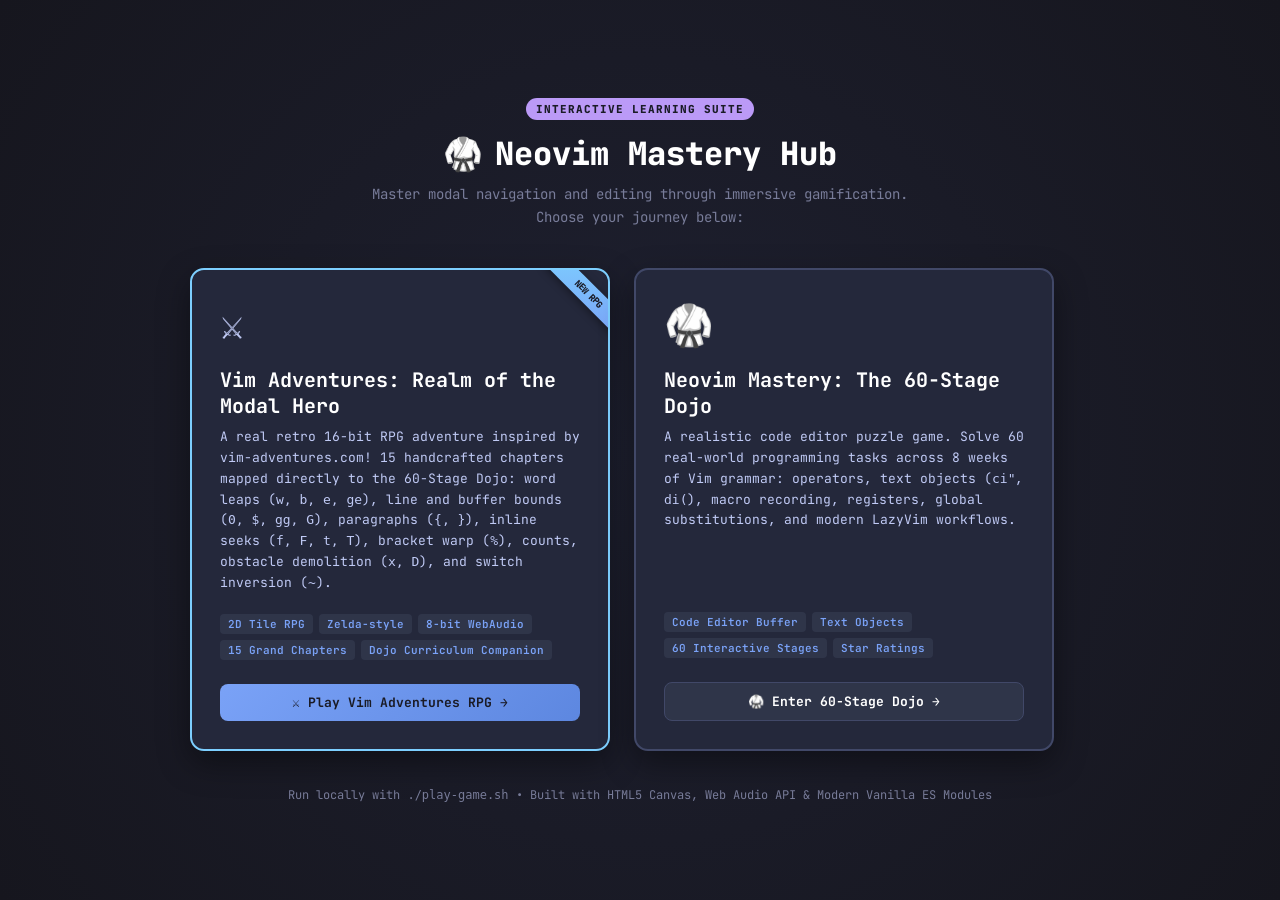
<file: index.html>
<!DOCTYPE html>
<html lang="en">
<head>
  <meta charset="UTF-8">
  <meta name="viewport" content="width=device-width, initial-scale=1.0">
  <title>Neovim Mastery: Game Hub</title>
  <link rel="preconnect" href="https://fonts.googleapis.com">
  <link rel="preconnect" href="https://fonts.gstatic.com" crossorigin>
  <link href="https://fonts.googleapis.com/css2?family=JetBrains+Mono:wght@400;600;700;800&display=swap" rel="stylesheet">
  <style>
    :root {
      --bg-dark: #1a1b26;
      --bg-card: #24283b;
      --bg-hover: #2f3549;
      --border-color: #414868;
      --fg: #c0caf5;
      --fg-dim: #787c99;
      --tn-blue: #7aa2f7;
      --tn-cyan: #7dcfff;
      --tn-green: #9ece6a;
      --tn-orange: #ff9e64;
      --tn-purple: #bb9af7;
      --tn-yellow: #e0af68;
      --font-mono: 'JetBrains Mono', monospace;
    }

    * {
      box-sizing: border-box;
      margin: 0;
      padding: 0;
    }

    body {
      background: radial-gradient(circle at center, #1e2030 0%, #16161e 100%);
      color: var(--fg);
      font-family: var(--font-mono);
      min-height: 100vh;
      display: flex;
      flex-direction: column;
      align-items: center;
      justify-content: center;
      padding: 24px;
    }

    .hub-header {
      text-align: center;
      margin-bottom: 40px;
    }

    .hub-badge {
      display: inline-block;
      background: var(--tn-purple);
      color: var(--bg-dark);
      font-weight: 800;
      font-size: 11px;
      padding: 4px 10px;
      border-radius: 20px;
      margin-bottom: 12px;
      text-transform: uppercase;
      letter-spacing: 1px;
    }

    .hub-title {
      font-size: 32px;
      font-weight: 800;
      color: #fff;
      margin-bottom: 8px;
      display: flex;
      align-items: center;
      justify-content: center;
      gap: 12px;
    }

    .hub-subtitle {
      font-size: 14px;
      color: var(--fg-dim);
      max-width: 580px;
      line-height: 1.6;
    }

    .games-grid {
      display: grid;
      grid-template-columns: repeat(auto-fit, minmax(320px, 420px));
      gap: 24px;
      width: 100%;
      max-width: 900px;
    }

    .game-card {
      background: var(--bg-card);
      border: 2px solid var(--border-color);
      border-radius: 14px;
      padding: 28px;
      display: flex;
      flex-direction: column;
      justify-content: space-between;
      transition: all 0.25s ease;
      text-decoration: none;
      color: inherit;
      position: relative;
      overflow: hidden;
      box-shadow: 0 12px 32px rgba(0, 0, 0, 0.4);
    }

    .game-card:hover {
      border-color: var(--tn-blue);
      transform: translateY(-4px);
      box-shadow: 0 16px 40px rgba(122, 162, 247, 0.2);
    }

    .game-card.featured {
      border-color: var(--tn-cyan);
    }

    .game-card.featured::before {
      content: 'NEW RPG';
      position: absolute;
      top: 14px;
      right: -32px;
      background: linear-gradient(135deg, var(--tn-cyan), var(--tn-blue));
      color: var(--bg-dark);
      font-size: 9px;
      font-weight: 800;
      padding: 4px 34px;
      transform: rotate(45deg);
      box-shadow: 0 2px 8px rgba(0,0,0,0.4);
    }

    .card-icon {
      font-size: 40px;
      margin-bottom: 16px;
    }

    .card-title {
      font-size: 20px;
      font-weight: 700;
      color: #fff;
      margin-bottom: 8px;
    }

    .card-desc {
      font-size: 13px;
      line-height: 1.6;
      color: var(--fg);
      margin-bottom: 20px;
      flex: 1;
    }

    .card-tags {
      display: flex;
      flex-wrap: wrap;
      gap: 6px;
      margin-bottom: 24px;
    }

    .card-tag {
      font-size: 11px;
      background: var(--bg-hover);
      color: var(--tn-blue);
      padding: 3px 8px;
      border-radius: 4px;
      font-weight: 600;
    }

    .card-btn {
      background: linear-gradient(135deg, var(--tn-blue) 0%, #5d87e0 100%);
      color: var(--bg-dark);
      font-family: var(--font-mono);
      font-size: 13px;
      font-weight: 700;
      padding: 10px 18px;
      border-radius: 8px;
      text-align: center;
      transition: all 0.2s;
      border: none;
      cursor: pointer;
    }

    .game-card:hover .card-btn {
      filter: brightness(1.1);
    }

    .footer-note {
      margin-top: 36px;
      font-size: 12px;
      color: var(--fg-dim);
    }
  </style>
</head>
<body>
  <header class="hub-header">
    <div class="hub-badge">Interactive Learning Suite</div>
    <h1 class="hub-title"><span>🥋</span> Neovim Mastery Hub</h1>
    <p class="hub-subtitle">
      Master modal navigation and editing through immersive gamification. Choose your journey below:
    </p>
  </header>

  <main class="games-grid">
    <!-- Game 1: Vim Adventures RPG -->
    <a href="./adventure/" class="game-card featured">
      <div>
        <div class="card-icon">⚔️</div>
        <h2 class="card-title">Vim Adventures: Realm of the Modal Hero</h2>
        <p class="card-desc">
          A real retro 16-bit RPG adventure inspired by vim-adventures.com! 15 handcrafted chapters mapped directly to the 60-Stage Dojo: word leaps (<code>w, b, e, ge</code>), line and buffer bounds (<code>0, $, gg, G</code>), paragraphs (<code>{, }</code>), inline seeks (<code>f, F, t, T</code>), bracket warp (<code>%</code>), counts, obstacle demolition (<code>x, D</code>), and switch inversion (<code>~</code>).
        </p>
      </div>
      <div>
        <div class="card-tags">
          <span class="card-tag">2D Tile RPG</span>
          <span class="card-tag">Zelda-style</span>
          <span class="card-tag">8-bit WebAudio</span>
          <span class="card-tag">15 Grand Chapters</span>
          <span class="card-tag">Dojo Curriculum Companion</span>
        </div>
        <div class="card-btn">⚔️ Play Vim Adventures RPG &rarr;</div>
      </div>
    </a>

    <!-- Game 2: 60-Stage Dojo -->
    <a href="./game/" class="game-card">
      <div>
        <div class="card-icon">🥋</div>
        <h2 class="card-title">Neovim Mastery: The 60-Stage Dojo</h2>
        <p class="card-desc">
          A realistic code editor puzzle game. Solve 60 real-world programming tasks across 8 weeks of Vim grammar: operators, text objects (<code>ci"</code>, <code>di(</code>), macro recording, registers, global substitutions, and modern LazyVim workflows.
        </p>
      </div>
      <div>
        <div class="card-tags">
          <span class="card-tag">Code Editor Buffer</span>
          <span class="card-tag">Text Objects</span>
          <span class="card-tag">60 Interactive Stages</span>
          <span class="card-tag">Star Ratings</span>
        </div>
        <div class="card-btn" style="background:var(--bg-hover); color:#fff; border:1px solid var(--border-color);">🥋 Enter 60-Stage Dojo &rarr;</div>
      </div>
    </a>
  </main>

  <footer class="footer-note">
    Run locally with <code>./play-game.sh</code> &bull; Built with HTML5 Canvas, Web Audio API &amp; Modern Vanilla ES Modules
  </footer>
</body>
</html>
</file>
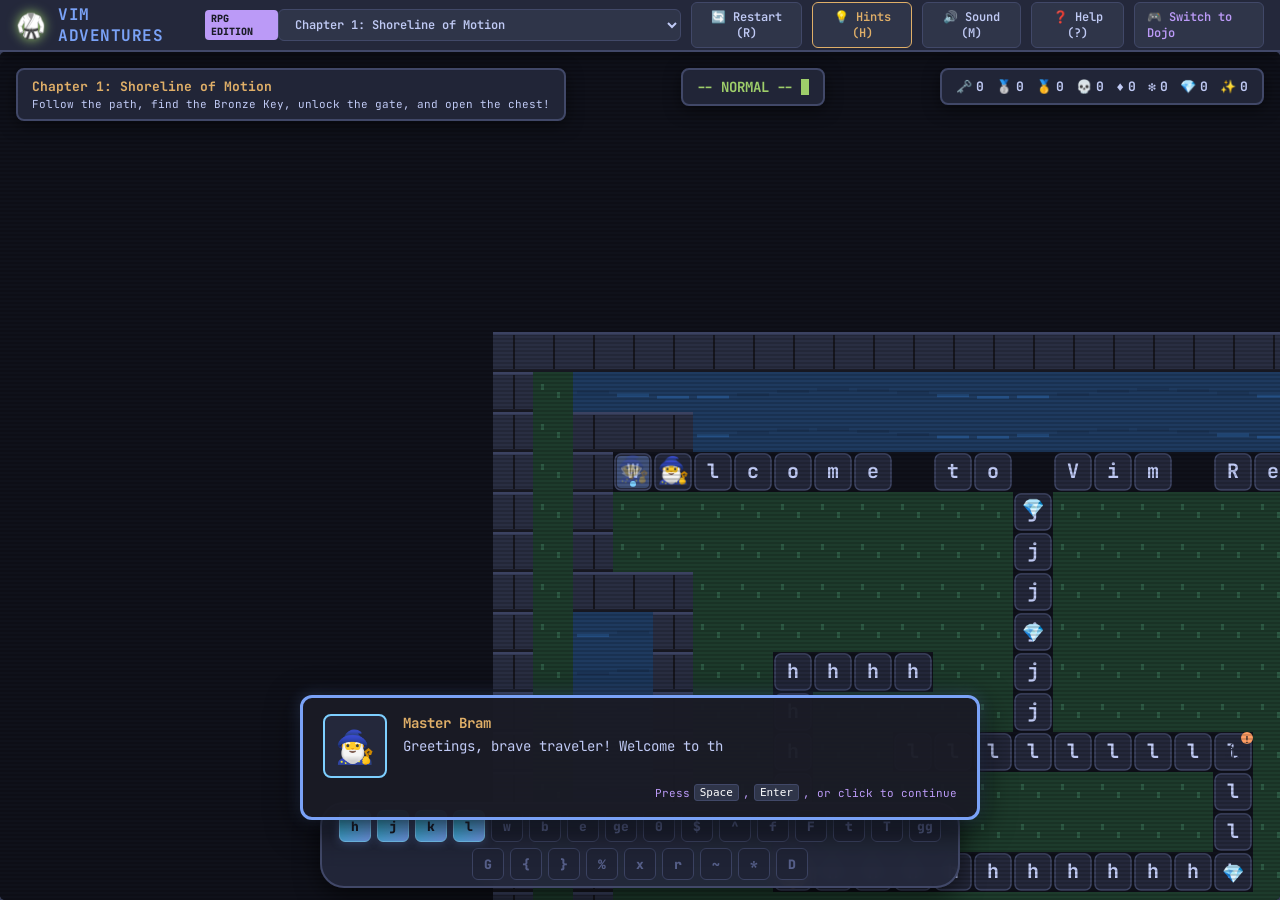
<file: adventure/index.html>
<!DOCTYPE html>
<html lang="en">
<head>
  <meta charset="UTF-8">
  <meta name="viewport" content="width=device-width, initial-scale=1.0">
  <title>Vim Adventures: Realm of the Modal Hero</title>
  <link rel="stylesheet" href="css/adventure.css">
  <link rel="preconnect" href="https://fonts.googleapis.com">
  <link rel="preconnect" href="https://fonts.gstatic.com" crossorigin>
  <link href="https://fonts.googleapis.com/css2?family=JetBrains+Mono:wght@400;600;700;800&display=swap" rel="stylesheet">
</head>
<body>
  <!-- Header Navigation -->
  <header class="game-header">
    <div class="brand">
      <span class="logo-icon">🥋</span>
      <div class="logo-text">VIM ADVENTURES</div>
      <span class="logo-badge">RPG Edition</span>
    </div>

    <div class="nav-controls">
      <select id="level-select" class="btn-retro" title="Select Chapter"></select>
      <button id="btn-restart" class="btn-retro" title="Restart Level (R)">🔄 Restart (R)</button>
      <button id="btn-hints" class="btn-retro" style="color:var(--tn-yellow); border-color:var(--tn-yellow);" title="Level Hints & Guide (H)">💡 Hints (H)</button>
      <button id="btn-audio" class="btn-retro" title="Toggle Sound (M)">🔊 Sound (M)</button>
      <button id="btn-help" class="btn-retro" title="Vim Cheatsheet (?)">❓ Help (?)</button>
      <a href="../game/" class="btn-retro" style="text-decoration:none; color:var(--tn-purple);" title="Switch to 60-Stage Dojo">🎮 Switch to Dojo</a>
    </div>
  </header>

  <!-- Viewport Container -->
  <main class="viewport-container">
    <canvas id="game-canvas"></canvas>
    <div class="crt-overlay"></div>

    <!-- HUD Layer -->
    <div class="hud-layer">
      <!-- Level Quest Card -->
      <div class="hud-card level-badge">
        <div id="level-title" class="level-title">Chapter 1: Shoreline of Motion</div>
        <div id="level-objective" class="level-objective">Explore the shoreline with h, j, k, l</div>
      </div>

      <!-- Vim Command State -->
      <div class="hud-card command-indicator">
        <span id="command-display">-- NORMAL --</span>
        <span class="cursor-blink"></span>
      </div>

      <!-- Inventory Bar -->
      <div class="hud-card inventory-container">
        <span class="inv-item" title="Bronze Keys">🗝️ <span id="bronze-keys-count">0</span></span>
        <span class="inv-item" title="Silver Keys">🥈 <span id="silver-keys-count">0</span></span>
        <span class="inv-item" title="Gold Keys">🥇 <span id="gold-keys-count">0</span></span>
        <span class="inv-item" title="Skull Keys">💀 <span id="skull-keys-count">0</span></span>
        <span class="inv-item" title="Ruby Keys">♦️ <span id="ruby-keys-count">0</span></span>
        <span class="inv-item" title="Emerald Keys">❇️ <span id="emerald-keys-count">0</span></span>
        <span class="inv-item" title="Diamond Keys">💎 <span id="diamond-keys-count">0</span></span>
        <span class="inv-item" title="Gems">✨ <span id="gems-count">0</span></span>
      </div>
    </div>

    <!-- Bottom Abilities Ribbon -->
    <div class="abilities-ribbon">
      <div class="ability-key" data-key="h" data-action="key:h" title="Move Left (h)">h</div>
      <div class="ability-key" data-key="j" data-action="key:j" title="Move Down (j)">j</div>
      <div class="ability-key" data-key="k" data-action="key:k" title="Move Up (k)">k</div>
      <div class="ability-key" data-key="l" data-action="key:l" title="Move Right (l)">l</div>
      <div class="ability-key" data-key="w" data-action="key:w" title="Forward Word Start (w)">w</div>
      <div class="ability-key" data-key="b" data-action="key:b" title="Backward Word Start (b)">b</div>
      <div class="ability-key" data-key="e" data-action="key:e" title="Forward Word End (e)">e</div>
      <div class="ability-key" data-key="ge" data-action="key:ge" title="Backward Word End (ge)">ge</div>
      <div class="ability-key" data-key="0" data-action="key:0" title="Start of Line (0)">0</div>
      <div class="ability-key" data-key="$" data-action="key:$" title="End of Line ($)">$</div>
      <div class="ability-key" data-key="^" data-action="key:^" title="First Non-Blank (^)">^</div>
      <div class="ability-key" data-key="f" data-action="key:f" title="Find Char Forward (f{char})">f</div>
      <div class="ability-key" data-key="F" data-action="key:F" title="Find Char Backward (F{char})">F</div>
      <div class="ability-key" data-key="t" data-action="key:t" title="Till Char Forward (t{char})">t</div>
      <div class="ability-key" data-key="T" data-action="key:T" title="Till Char Backward (T{char})">T</div>
      <div class="ability-key" data-key="gg" data-action="key:gg" title="Top of Buffer (gg)">gg</div>
      <div class="ability-key" data-key="G" data-action="key:G" title="Bottom of Buffer / Line Goto (G)">G</div>
      <div class="ability-key" data-key="{" data-action="key:{" title="Paragraph Up ({)">{</div>
      <div class="ability-key" data-key="}" data-action="key:}" title="Paragraph Down (})">}</div>
      <div class="ability-key" data-key="%" data-action="key:%" title="Matching Bracket (%)">%</div>
      <div class="ability-key" data-key="x" data-action="key:x" title="Cut Obstacle (x)">x</div>
      <div class="ability-key" data-key="r" data-action="key:r" title="Replace Char (r{char})">r</div>
      <div class="ability-key" data-key="~" data-action="key:~" title="Toggle Case (~)">~</div>
      <div class="ability-key" data-key="*" data-action="key:*" title="Search Token (*)">*</div>
      <div class="ability-key" data-key="D" data-action="key:D" title="Delete Line End (D)">D</div>
    </div>

    <!-- Retro RPG Dialogue Box -->
    <div id="dialog-box" class="dialog-container" data-action="dialogue-next" style="cursor:pointer;">
      <div id="dialog-avatar" class="dialog-avatar">🧙‍♂️</div>
      <div class="dialog-body">
        <div id="dialog-speaker" class="dialog-speaker">Master Bram</div>
        <div id="dialog-text" class="dialog-text">Welcome, traveler...</div>
        <div class="dialog-prompt">Press <kbd>Space</kbd>, <kbd>Enter</kbd>, or click to continue</div>
      </div>
    </div>
  </main>

  <!-- Level Hints & Walkthrough Modal -->
  <div id="modal-hints" class="modal-overlay">
    <div class="modal-card" style="max-width: 600px;">
      <div class="modal-header">
        <h3 style="color:var(--tn-yellow); display:flex; align-items:center; gap:8px;">
          <span>💡</span> <span id="hint-modal-title">Chapter Hints & Guidance</span>
        </h3>
        <button id="btn-close-hints" class="modal-close">&times;</button>
      </div>
      <div class="modal-body" id="hint-modal-body" style="max-height: 65vh; overflow-y: auto;">
        <!-- Dynamically rendered hints content -->
      </div>
      <div class="modal-footer" style="justify-content:space-between; align-items:center;">
        <span style="font-size:11px; color:var(--fg-dark);">Tip: Press <kbd style="color:var(--tn-yellow); background:var(--bg-highlight); padding:2px 5px; border-radius:3px;">H</kbd> anytime to toggle hints</span>
        <button id="btn-dismiss-hints" class="btn-retro" style="background:var(--tn-yellow); color:var(--bg-dark); font-weight:700;">Got it!</button>
      </div>
    </div>
  </div>

  <!-- Help / Cheatsheet Modal -->
  <div id="modal-help" class="modal-overlay">
    <div class="modal-card">
      <div class="modal-header">
        <h3>🥋 Vim Adventures: Field Guide</h3>
        <button id="btn-close-help" class="modal-close">&times;</button>
      </div>
      <div class="modal-body">
        <div class="control-row">
          <span>Cardinal Motions</span>
          <span><kbd>h</kbd> Left &bull; <kbd>j</kbd> Down &bull; <kbd>k</kbd> Up &bull; <kbd>l</kbd> Right</span>
        </div>
        <div class="control-row">
          <span>Word Leaps</span>
          <span><kbd>w</kbd> Next word &bull; <kbd>b</kbd> Prev word &bull; <kbd>e</kbd> Word end &bull; <kbd>ge</kbd> Prev end</span>
        </div>
        <div class="control-row">
          <span>Line & Buffer Bounds</span>
          <span><kbd>0</kbd> Start &bull; <kbd>$</kbd> End &bull; <kbd>^</kbd> Non-blank &bull; <kbd>gg</kbd> Top &bull; <kbd>G</kbd> Bottom</span>
        </div>
        <div class="control-row">
          <span>Paragraph Leaps</span>
          <span><kbd>{</kbd> Leap backward glade &bull; <kbd>}</kbd> Leap forward glade</span>
        </div>
        <div class="control-row">
          <span>Inline Search</span>
          <span><kbd>f{char}</kbd> Forward &bull; <kbd>F{char}</kbd> Backward &bull; <kbd>t{char}</kbd> Till &bull; <kbd>;</kbd> Repeat</span>
        </div>
        <div class="control-row">
          <span>Bracket Warp & Beacons</span>
          <span><kbd>%</kbd> Warp matching pair &bull; <kbd>*</kbd> Search token under cursor</span>
        </div>
        <div class="control-row">
          <span>World Manipulation</span>
          <span><kbd>x</kbd> Cut weed &bull; <kbd>D</kbd> Demolish line &bull; <kbd>r{char}</kbd> Repair tile &bull; <kbd>~</kbd> Toggle switch</span>
        </div>
        <div class="control-row">
          <span>Counts</span>
          <span><kbd>3w</kbd> Jump 3 words &bull; <kbd>4j</kbd> Move 4 down &bull; <kbd>8G</kbd> Jump line 8</span>
        </div>
        <div class="control-row">
          <span>Game Shortcuts</span>
          <span><kbd>u</kbd> Undo move &bull; <kbd>R</kbd> Restart room &bull; <kbd>M</kbd> Mute audio</span>
        </div>
      </div>
      <div class="modal-footer">
        <button onclick="document.getElementById('modal-help').classList.remove('open')" class="btn-retro">Close Field Guide</button>
      </div>
    </div>
  </div>

  <!-- Victory Celebration Modal -->
  <div id="modal-victory" class="modal-overlay">
    <div class="modal-card" style="text-align:center;">
      <div class="modal-header">
        <h3 style="color:var(--gold);">🏆 VICTORY: VIM GRANDMASTER!</h3>
      </div>
      <div class="modal-body">
        <div style="font-size: 48px; margin: 10px 0;">🎉 🧙‍♂️ 🏆</div>
        <p style="font-size: 15px; font-weight:700; color:var(--tn-blue); margin-bottom: 12px;">
          You have conquered the Realm of Vim Adventures!
        </p>
        <p style="margin-bottom: 20px; color:var(--fg-dark);">
          Your fingers now command the true power of modal editing. Bram Moolenaar's spirit smiles upon your muscle memory.
        </p>
        <div style="background:var(--bg-highlight); padding:12px; border-radius:8px; display:inline-block; margin-bottom:16px;">
          <div>Total Moves: <strong id="stat-moves" style="color:var(--tn-green);">0</strong></div>
          <div>Gems Gathered: <strong id="stat-gems" style="color:var(--tn-cyan);">0</strong></div>
          <div>Time Elapsed: <strong id="stat-time" style="color:var(--tn-yellow);">0:00</strong></div>
        </div>
      </div>
      <div class="modal-footer" style="justify-content:center;">
        <button id="btn-close-victory" class="btn-retro" style="background:var(--tn-blue); color:var(--bg-dark);">Play Again</button>
        <a href="../game/" class="btn-retro">Enter 60-Stage Dojo</a>
      </div>
    </div>
  </div>

  <!-- Offline-first bundled RPG engine (works on file:// and http://) -->
  <script src="js/bundle.js"></script>
</body>
</html>
</file>
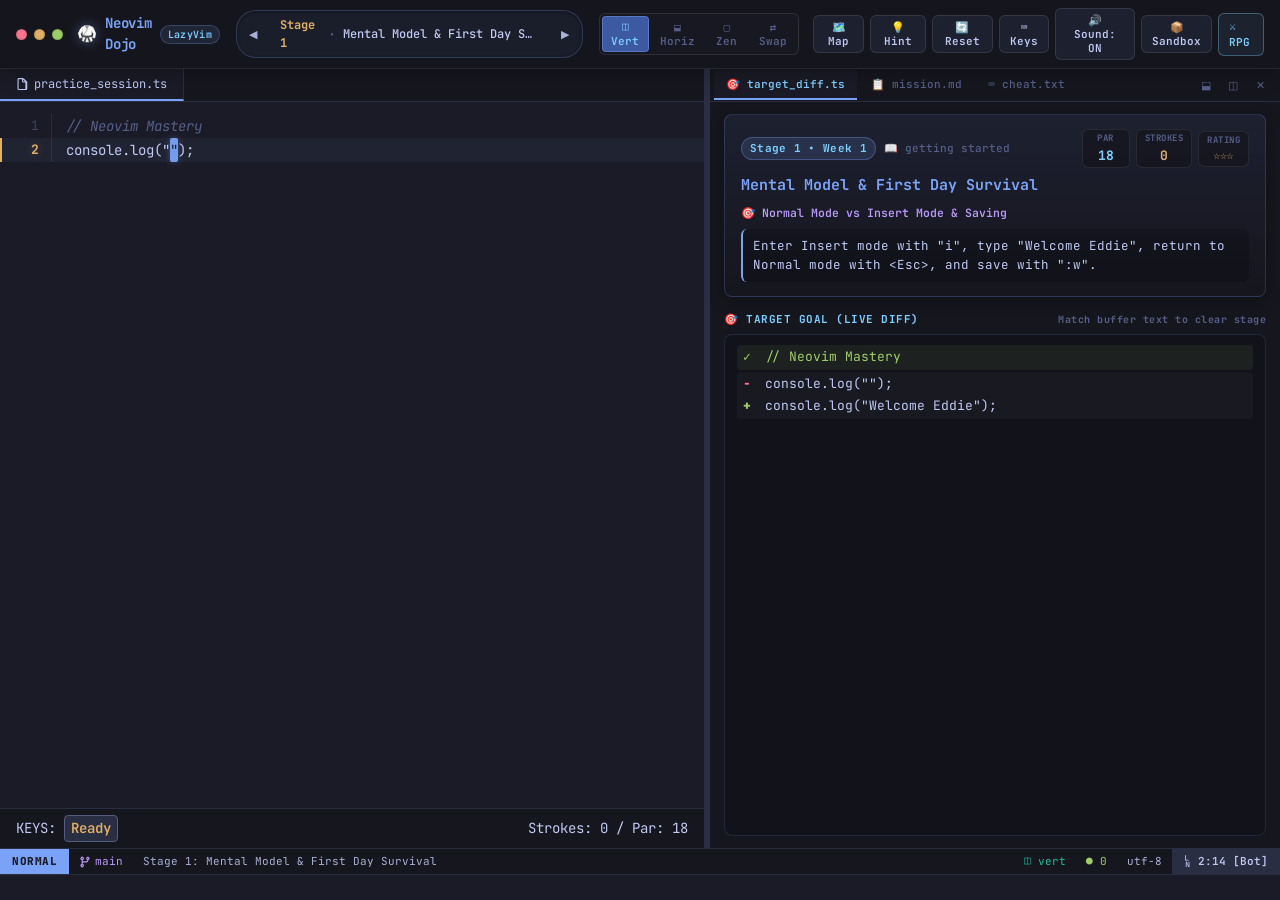
<file: game/index.html>
<!DOCTYPE html>
<html lang="en">
<head>
  <meta charset="UTF-8">
  <meta name="viewport" content="width=device-width, initial-scale=1.0">
  <title>🥋 Neovim Mastery: 60-Stage Dojo & LazyVim IDE</title>
  <link rel="stylesheet" href="./css/tokyo-night.css">
  <link rel="stylesheet" href="./css/game.css">
  <link rel="preconnect" href="https://fonts.googleapis.com">
  <link rel="preconnect" href="https://fonts.gstatic.com" crossorigin>
  <link href="https://fonts.googleapis.com/css2?family=JetBrains+Mono:ital,wght@0,400;0,600;0,700;1,400&display=swap" rel="stylesheet">
</head>
<body>
  <div id="app">
    <!-- Top Navigation & Neovim Layout Switcher -->
    <header class="top-nav">
      <div class="nav-left">
        <div class="window-dots">
          <span class="dot dot-red"></span>
          <span class="dot dot-yellow"></span>
          <span class="dot dot-green"></span>
        </div>
        <div class="nav-brand">
          <span class="nav-logo">🥋</span>
          <span class="nav-brand-text">Neovim Dojo</span>
          <span class="nav-theme-tag">LazyVim</span>
        </div>
      </div>

      <!-- Centered Stage Quick Switcher -->
      <div class="stage-nav-control">
        <button class="stage-nav-btn" id="btn-prev-stage" title="Previous Stage (Stage - 1)">◀</button>
        <div class="stage-nav-pill" id="nav-stage-pill" title="Click to view 60-Stage Map">
          <span class="stage-nav-day" id="nav-pill-day">Stage 1</span>
          <span class="stage-nav-sep">•</span>
          <span class="stage-nav-title" id="nav-pill-title">Mental Model</span>
        </div>
        <button class="stage-nav-btn" id="btn-next-stage" title="Next Stage (Stage + 1)">▶</button>
      </div>

      <!-- Right Nav: Split Controls & Action Tools -->
      <div class="nav-right">
        <!-- Screen Split Segmented Controls -->
        <div class="split-controls" title="Screen Split Layout (:vs, :sp, :only, <C-w>v, <C-w>s, <C-w>o)">
          <button class="split-btn active" id="btn-split-vert" title="Vertical Split (:vsplit, <C-w>v)">◫ Vert</button>
          <button class="split-btn" id="btn-split-horiz" title="Horizontal Split (:split, <C-w>s)">⬓ Horiz</button>
          <button class="split-btn" id="btn-split-zen" title="Zen Fullscreen Buffer (:only, <C-w>o)">▢ Zen</button>
          <button class="split-btn" id="btn-split-swap" title="Swap Window Positions (<C-w>r)">⇄ Swap</button>
        </div>

        <div class="nav-actions">
          <button class="btn btn-action" id="btn-map" title="Browse 60-Stage Curriculum Map">🗺️ Map</button>
          <button class="btn btn-action" id="btn-hint" title="Show Keystroke Hint">💡 Hint</button>
          <button class="btn btn-action" id="btn-reset" title="Reset Buffer & Keystrokes">🔄 Reset</button>
          <button class="btn btn-action" id="btn-which-key" title="Open LazyVim Which-Key Guide">⌨️ Keys</button>
          <button class="btn btn-action" id="btn-audio" title="Toggle Sound FX">🔊 Sound</button>
          <button class="btn btn-action" id="btn-sandbox" title="Open Free Scratchpad Sandbox">📦 Sandbox</button>
          <a href="../adventure/" class="btn btn-action btn-adventure" style="text-decoration:none;" title="Play Vim Adventures RPG Mode">⚔️ RPG</a>
        </div>
      </div>
    </header>

    <!-- Main Workspace -->
    <main class="main-workspace layout-vertical" id="main-workspace">
      <!-- Editor Pane -->
      <section class="editor-pane" id="editor-pane">
        <div class="buffer-tabs">
          <div class="tab active" id="tab-editor-buffer">
            <svg width="12" height="12" viewBox="0 0 16 16" fill="currentColor">
              <path fill-rule="evenodd" d="M3.75 1.5a.25.25 0 00-.25.25v12.5c0 .138.112.25.25.25h8.5a.25.25 0 00.25-.25V6H9.75A1.75 1.75 0 018 4.25V1.5H3.75zm5.75.56v2.19c0 .138.112.25.25.25h2.19L9.5 2.06zM2 1.75C2 .784 2.784 0 3.75 0h5.586a1.75 1.75 0 011.237.513l3.914 3.914c.328.328.513.774.513 1.237v8.586A1.75 1.75 0 0113.25 16H3.75A1.75 1.75 0 012 14.25V1.75z"/>
            </svg>
            <span id="tab-filename">practice_session.ts</span>
          </div>
        </div>

        <div class="editor-viewport" id="editor-viewport" tabindex="0">
          <!-- Terminal lines generated dynamically -->
        </div>

        <!-- Which-Key Pop-up Drawer -->
        <div class="which-key-drawer" id="which-key-drawer"></div>

        <!-- Keystroke HUD -->
        <div class="keystroke-hud" id="keystroke-hud"></div>
      </section>

      <!-- Draggable Split Divider -->
      <div class="split-divider vertical" id="split-divider" title="Drag to resize split (:wincmd > / <)"></div>

      <!-- Split Window / Secondary Pane -->
      <aside class="sidepane" id="split-pane">
        <!-- Split Winbar Header -->
        <div class="split-winbar">
          <div class="split-tabs">
            <button class="split-tab active" id="split-tab-diff" title="Target Buffer & Live Diff">🎯 target_diff.ts</button>
            <button class="split-tab" id="split-tab-mission" title="Mission Briefing & Guide">📋 mission.md</button>
            <button class="split-tab" id="split-tab-cheat" title="Neovim Cheatsheet">⌨️ cheat.txt</button>
          </div>
          <div class="split-win-actions">
            <button class="win-action-btn" id="btn-win-horiz" title="Horizontal Split (:sp, <C-w>s)">⬓</button>
            <button class="win-action-btn" id="btn-win-vert" title="Vertical Split (:vs, <C-w>v)">◫</button>
            <button class="win-action-btn" id="btn-split-close" title="Close Split Window (:q, <C-w>q)">✕</button>
          </div>
        </div>

        <!-- Diff View Pane (With Integrated Mission Briefing Card) -->
        <div class="split-content-pane" id="diff-view-pane">
          <!-- Integrated Mission Briefing Card -->
          <div class="mission-brief-card">
            <div class="mission-brief-header">
              <div class="mission-badges-row">
                <span class="mission-badge" id="mission-badge">Stage 1 • Week 1</span>
                <span class="mission-chapter" id="mission-chapter">📖 Getting Started</span>
              </div>
              <div class="mission-scorecard">
                <div class="score-pill">
                  <span class="score-label">PAR</span>
                  <span class="score-value par-val" id="stat-par">18</span>
                </div>
                <div class="score-pill">
                  <span class="score-label">STROKES</span>
                  <span class="score-value stroke-val" id="stat-strokes">0</span>
                </div>
                <div class="score-pill">
                  <span class="score-label">RATING</span>
                  <span class="score-value star-val" id="stat-stars">☆☆☆</span>
                </div>
              </div>
            </div>

            <h2 class="mission-title" id="mission-title">Mental Model & Survival</h2>
            <div class="mission-concept" id="mission-concept">🎯 Normal Mode vs Insert Mode & Saving</div>
            <p class="mission-desc" id="mission-desc">
              Enter Insert mode with "i", type "Welcome Eddie", return to Normal mode with &lt;Esc&gt;, and save with ":w".
            </p>
          </div>

          <div class="diff-container">
            <div class="diff-header">
              <span class="diff-title-badge">🎯 TARGET GOAL (LIVE DIFF)</span>
              <span class="diff-helper-text">Match buffer text to clear stage</span>
            </div>
            <div class="diff-box" id="diff-box"></div>
          </div>
        </div>

        <!-- Full Mission View Pane -->
        <div class="split-content-pane" id="mission-view-pane" style="display: none;">
          <div class="mission-panel">
            <div class="stage-badge">Curriculum Mission</div>
            <h2 class="deep-mission-heading">Stage Guide & Hints</h2>
            <p class="deep-mission-sub">Use <kbd class="key-badge">Space</kbd> + <kbd class="key-badge">h</kbd> or click 💡 Hint for instant step guidance.</p>
          </div>
        </div>

        <!-- Cheatsheet View Pane -->
        <div class="split-content-pane" id="cheat-view-pane" style="display: none;">
          <div class="cheat-content" style="padding: 14px; font-size: 12px; line-height: 1.6; color: var(--tn-fg); overflow-y: auto;">
            <div style="font-weight: 700; color: var(--tn-blue); margin-bottom: 8px;">🥋 NEOVIM & LAZYVIM REFERENCE</div>
            <div style="display: grid; grid-template-columns: 1fr; gap: 8px; margin-bottom: 12px;">
              <div style="background: var(--tn-bg); padding: 8px; border-radius: 4px; border: 1px solid var(--tn-bg-highlight);">
                <div style="font-weight: 600; color: var(--tn-cyan); margin-bottom: 4px;">Screen Splits & Windows</div>
                <div><kbd class="key-badge">:vs</kbd> / <kbd class="key-badge">&lt;C-w&gt;v</kbd> Vertical Split</div>
                <div><kbd class="key-badge">:sp</kbd> / <kbd class="key-badge">&lt;C-w&gt;s</kbd> Horizontal Split</div>
                <div><kbd class="key-badge">:only</kbd> / <kbd class="key-badge">&lt;C-w&gt;o</kbd> Zen Fullscreen</div>
                <div><kbd class="key-badge">:q</kbd> / <kbd class="key-badge">&lt;C-w&gt;q</kbd> Close Split</div>
                <div><kbd class="key-badge">&lt;C-w&gt;=</kbd> Equalize Window Sizes</div>
                <div><kbd class="key-badge">&lt;C-w&gt;w</kbd> Switch Active Window</div>
                <div><kbd class="key-badge">&lt;C-w&gt;r</kbd> Swap Window Positions</div>
              </div>
              <div style="background: var(--tn-bg); padding: 8px; border-radius: 4px; border: 1px solid var(--tn-bg-highlight);">
                <div style="font-weight: 600; color: var(--tn-magenta); margin-bottom: 4px;">LazyVim Leader Commands</div>
                <div><kbd class="key-badge">&lt;Space&gt;w...</kbd> Windows & Split Menu</div>
                <div><kbd class="key-badge">&lt;Space&gt;uz</kbd> Toggle Zen Mode</div>
                <div><kbd class="key-badge">&lt;Space&gt;um</kbd> Toggle Mission Pane</div>
                <div><kbd class="key-badge">&lt;Space&gt;ud</kbd> Toggle Live Diff</div>
                <div><kbd class="key-badge">&lt;Space&gt;m</kbd> Mission Floating Modal</div>
                <div><kbd class="key-badge">&lt;Space&gt;ff</kbd> Fzf Find Files</div>
                <div><kbd class="key-badge">&lt;Space&gt;sg</kbd> Live Grep</div>
              </div>
            </div>
          </div>
        </div>
      </aside>
    </main>

    <!-- Bottom Statusline (Lualine style) -->
    <footer class="statusline" id="statusline"></footer>

    <!-- Neovim Command-Line Bar -->
    <div class="cmdline-bar" id="cmdline-bar"></div>

    <!-- Modal Dialogs -->
    <div class="modal-overlay" id="modal-overlay"></div>
  </div>

  <script src="./js/bundle.js"></script>
  <script>
    if (!window.__vim_app && location.protocol !== 'file:') {
      const s = document.createElement('script');
      s.type = 'module';
      s.src = './js/app.js';
      document.body.appendChild(s);
    }
  </script>
</body>
</html>
</file>
<file: adventure/css/adventure.css>
/* ==========================================================================
   🥋 Vim Adventures: Realm of the Modal Hero
   Retro 16-Bit RPG Aesthetic & Tokyo Night Palette
   ========================================================================== */

:root {
  --bg-dark: #1a1b26;
  --bg-card: #24283b;
  --bg-highlight: #2f3549;
  --border-color: #414868;
  --fg: #c0caf5;
  --fg-dark: #787c99;
  --tn-blue: #7aa2f7;
  --tn-cyan: #7dcfff;
  --tn-green: #9ece6a;
  --tn-orange: #ff9e64;
  --tn-purple: #bb9af7;
  --tn-red: #f7768e;
  --tn-yellow: #e0af68;
  --gold: #ffc777;
  --silver: #c8d3f5;
  --font-mono: 'JetBrains Mono', 'Fira Code', 'Courier New', monospace;
}

* {
  box-sizing: border-box;
  margin: 0;
  padding: 0;
  user-select: none;
  -webkit-user-select: none;
}

html, body {
  width: 100%;
  height: 100%;
  overflow: hidden;
  background-color: var(--bg-dark);
  color: var(--fg);
  font-family: var(--font-mono);
  display: flex;
  flex-direction: column;
}

/* Header Bar */
.game-header {
  height: 52px;
  background: var(--bg-card);
  border-bottom: 2px solid var(--border-color);
  display: flex;
  align-items: center;
  justify-content: space-between;
  padding: 0 16px;
  z-index: 10;
  box-shadow: 0 4px 12px rgba(0, 0, 0, 0.4);
}

.brand {
  display: flex;
  align-items: center;
  gap: 12px;
}

.logo-icon {
  font-size: 24px;
  filter: drop-shadow(0 0 6px var(--tn-green));
}

.logo-text {
  font-weight: 700;
  font-size: 16px;
  color: var(--tn-blue);
  letter-spacing: 0.5px;
}

.logo-badge {
  font-size: 10px;
  background: var(--tn-purple);
  color: var(--bg-dark);
  font-weight: 800;
  padding: 2px 6px;
  border-radius: 4px;
  text-transform: uppercase;
}

.nav-controls {
  display: flex;
  align-items: center;
  gap: 10px;
}

.btn-retro {
  background: var(--bg-highlight);
  color: var(--fg);
  border: 1px solid var(--border-color);
  padding: 6px 12px;
  font-family: var(--font-mono);
  font-size: 12px;
  font-weight: 600;
  border-radius: 6px;
  cursor: pointer;
  transition: all 0.15s ease;
  display: flex;
  align-items: center;
  gap: 6px;
}

.btn-retro:hover {
  background: var(--border-color);
  color: #fff;
  border-color: var(--tn-blue);
  transform: translateY(-1px);
}

.btn-retro:active {
  transform: translateY(1px);
}

/* Main Viewport Container */
.viewport-container {
  flex: 1;
  position: relative;
  display: flex;
  align-items: center;
  justify-content: center;
  background: radial-gradient(circle at center, #1e2030 0%, #16161e 100%);
  overflow: hidden;
}

canvas#game-canvas {
  box-shadow: 0 0 24px rgba(0, 0, 0, 0.8), 0 0 60px rgba(122, 162, 247, 0.1);
  border: 3px solid var(--border-color);
  border-radius: 8px;
  image-rendering: pixelated;
  image-rendering: crisp-edges;
  background: #0f111a;
}

/* CRT Scanline Overlay */
.crt-overlay {
  position: absolute;
  top: 0;
  left: 0;
  width: 100%;
  height: 100%;
  pointer-events: none;
  background: linear-gradient(rgba(18, 16, 16, 0) 50%, rgba(0, 0, 0, 0.25) 50%);
  background-size: 100% 4px;
  z-index: 5;
  opacity: 0.6;
}

/* Floating HUD */
.hud-layer {
  position: absolute;
  top: 16px;
  left: 16px;
  right: 16px;
  pointer-events: none;
  display: flex;
  justify-content: space-between;
  align-items: flex-start;
  z-index: 6;
}

.hud-card {
  background: rgba(36, 40, 59, 0.9);
  backdrop-filter: blur(8px);
  -webkit-backdrop-filter: blur(8px);
  border: 2px solid var(--border-color);
  border-radius: 8px;
  padding: 8px 14px;
  box-shadow: 0 4px 16px rgba(0, 0, 0, 0.5);
  pointer-events: auto;
}

/* Level Quest Badge */
.level-badge {
  display: flex;
  flex-direction: column;
  gap: 2px;
}

.level-title {
  font-size: 13px;
  font-weight: 700;
  color: var(--tn-yellow);
}

.level-objective {
  font-size: 11px;
  color: var(--fg);
}

/* Command Pending Display */
.command-indicator {
  display: flex;
  align-items: center;
  gap: 8px;
  font-size: 14px;
  font-weight: 700;
  color: var(--tn-green);
  min-width: 120px;
  justify-content: center;
}

.command-indicator .cursor-blink {
  display: inline-block;
  width: 8px;
  height: 16px;
  background: var(--tn-green);
  animation: blink 0.8s infinite;
}

@keyframes blink {
  0%, 100% { opacity: 1; }
  50% { opacity: 0; }
}

/* Inventory Display */
.inventory-container {
  display: flex;
  align-items: center;
  gap: 12px;
  font-size: 13px;
  font-weight: 700;
}

.inv-item {
  display: flex;
  align-items: center;
  gap: 4px;
}

/* Bottom HUD: Unlocked Abilities Ribbon */
.abilities-ribbon {
  position: absolute;
  bottom: 12px;
  left: 50%;
  transform: translateX(-50%);
  display: flex;
  align-items: center;
  justify-content: center;
  flex-wrap: wrap;
  max-width: 96vw;
  gap: 6px;
  z-index: 6;
  background: rgba(36, 40, 59, 0.94);
  backdrop-filter: blur(8px);
  padding: 6px 14px;
  border-radius: 24px;
  border: 2px solid var(--border-color);
  box-shadow: 0 8px 24px rgba(0, 0, 0, 0.6);
}

.ability-key {
  width: 32px;
  height: 32px;
  border-radius: 6px;
  display: flex;
  align-items: center;
  justify-content: center;
  font-size: 13px;
  font-weight: 800;
  background: #1f2335;
  color: #565f89;
  border: 1px solid #3b4261;
  transition: all 0.25s ease;
}

.ability-key.unlocked {
  background: linear-gradient(135deg, #2ac3de 0%, #7aa2f7 100%);
  color: #1a1b26;
  border-color: #7dcfff;
  box-shadow: 0 0 10px rgba(122, 162, 247, 0.4);
}

.ability-key.pulse {
  animation: key-pulse 0.6s ease-out;
}

@keyframes key-pulse {
  0% { transform: scale(1); }
  50% { transform: scale(1.35); box-shadow: 0 0 20px var(--tn-cyan); }
  100% { transform: scale(1); }
}

/* RPG Dialog Box */
.dialog-container {
  position: absolute;
  bottom: 80px;
  left: 50%;
  transform: translateX(-50%);
  width: 90%;
  max-width: 680px;
  background: rgba(26, 27, 38, 0.97);
  border: 3px solid var(--tn-blue);
  border-radius: 12px;
  padding: 16px 20px;
  display: none;
  z-index: 20;
  box-shadow: 0 8px 32px rgba(0, 0, 0, 0.8), 0 0 16px rgba(122, 162, 247, 0.3);
}

.dialog-container.active {
  display: flex;
  gap: 16px;
  animation: slide-up 0.2s cubic-bezier(0.16, 1, 0.3, 1);
}

@keyframes slide-up {
  from { opacity: 0; transform: translate(-50%, 15px); }
  to { opacity: 1; transform: translate(-50%, 0); }
}

.dialog-avatar {
  width: 64px;
  height: 64px;
  border-radius: 8px;
  background: #24283b;
  border: 2px solid var(--tn-cyan);
  display: flex;
  align-items: center;
  justify-content: center;
  font-size: 32px;
  flex-shrink: 0;
}

.dialog-body {
  flex: 1;
  display: flex;
  flex-direction: column;
  justify-content: space-between;
}

.dialog-speaker {
  font-size: 14px;
  font-weight: 700;
  color: var(--tn-yellow);
  margin-bottom: 4px;
}

.dialog-text {
  font-size: 14px;
  line-height: 1.5;
  color: var(--fg);
  min-height: 42px;
}

.dialog-prompt {
  align-self: flex-end;
  font-size: 11px;
  color: var(--tn-purple);
  margin-top: 6px;
  display: flex;
  align-items: center;
  gap: 4px;
}

.dialog-prompt kbd {
  background: var(--bg-highlight);
  border: 1px solid var(--border-color);
  padding: 1px 5px;
  border-radius: 3px;
  color: #fff;
}

/* Modals (Help / Victory) */
.modal-overlay {
  position: fixed;
  top: 0;
  left: 0;
  width: 100%;
  height: 100%;
  background: rgba(15, 17, 26, 0.85);
  backdrop-filter: blur(6px);
  display: none;
  align-items: center;
  justify-content: center;
  z-index: 100;
}

.modal-overlay.open {
  display: flex;
}

.modal-card {
  width: 90%;
  max-width: 520px;
  background: var(--bg-card);
  border: 2px solid var(--border-color);
  border-radius: 12px;
  box-shadow: 0 16px 48px rgba(0, 0, 0, 0.8);
  overflow: hidden;
  animation: modal-pop 0.25s cubic-bezier(0.16, 1, 0.3, 1);
}

@keyframes modal-pop {
  from { opacity: 0; transform: scale(0.92); }
  to { opacity: 1; transform: scale(1); }
}

.modal-header {
  padding: 14px 20px;
  background: var(--bg-highlight);
  border-bottom: 1px solid var(--border-color);
  display: flex;
  align-items: center;
  justify-content: space-between;
}

.modal-header h3 {
  font-size: 16px;
  color: var(--tn-blue);
}

.modal-close {
  background: none;
  border: none;
  color: var(--fg-dark);
  font-size: 18px;
  cursor: pointer;
}

.modal-close:hover {
  color: var(--tn-red);
}

.modal-body {
  padding: 20px;
  font-size: 13px;
  line-height: 1.6;
  color: var(--fg);
}

.modal-footer {
  padding: 12px 20px;
  background: var(--bg-highlight);
  border-top: 1px solid var(--border-color);
  display: flex;
  justify-content: flex-end;
  gap: 10px;
}

.control-row {
  display: flex;
  justify-content: space-between;
  margin-bottom: 8px;
  padding-bottom: 6px;
  border-bottom: 1px dashed #2f3549;
}

.control-row kbd {
  background: var(--bg-highlight);
  border: 1px solid var(--border-color);
  padding: 2px 6px;
  border-radius: 4px;
  color: var(--tn-cyan);
  font-weight: 700;
}

/* Hint Modal Specific Styles */
.hint-section {
  margin-bottom: 16px;
}
.hint-section:last-child {
  margin-bottom: 0;
}
.hint-section-title {
  font-size: 11px;
  font-weight: 700;
  text-transform: uppercase;
  letter-spacing: 0.05em;
  color: var(--tn-cyan);
  margin-bottom: 8px;
  display: flex;
  align-items: center;
  gap: 6px;
}
.hint-callout {
  background: rgba(224, 175, 104, 0.12);
  border: 1px solid var(--tn-yellow);
  border-left: 4px solid var(--tn-yellow);
  border-radius: 6px;
  padding: 10px 14px;
  color: var(--fg);
  font-size: 13px;
  line-height: 1.5;
}
.hint-step-list {
  display: flex;
  flex-direction: column;
  gap: 8px;
  margin: 0;
  padding: 0;
  list-style: none;
}
.hint-step-item {
  display: flex;
  align-items: flex-start;
  gap: 10px;
  background: var(--bg-highlight);
  border: 1px solid var(--border-color);
  border-radius: 6px;
  padding: 8px 12px;
  font-size: 12px;
  line-height: 1.45;
}
.hint-step-num {
  background: var(--tn-blue);
  color: var(--bg-dark);
  font-weight: 800;
  font-size: 11px;
  width: 20px;
  height: 20px;
  border-radius: 50%;
  display: flex;
  align-items: center;
  justify-content: center;
  flex-shrink: 0;
  margin-top: 1px;
}
.hint-key-table {
  width: 100%;
  border-collapse: collapse;
  font-size: 12px;
}
.hint-key-table tr {
  border-bottom: 1px dashed #2f3549;
}
.hint-key-table td {
  padding: 6px 4px;
}
.hint-key-table td:first-child {
  width: 120px;
}
</file>
<file: game/css/tokyo-night.css>
:root {
  /* Tokyo Night Palette (style: "night") */
  --tn-bg: #1a1b26;
  --tn-bg-dark: #16161e;
  --tn-bg-highlight: #292e42;
  --tn-terminal-black: #414868;
  --tn-fg: #c0caf5;
  --tn-fg-dark: #a9b1d6;
  --tn-fg-gutter: #3b4261;
  --tn-dark3: #545c7e;
  --tn-comment: #565f89;
  --tn-cyan: #7dcfff;
  --tn-blue: #7aa2f7;
  --tn-blue0: #3d59a1;
  --tn-purple: #bb9af7;
  --tn-magenta: #c0caf5;
  --tn-magenta2: #ff007f;
  --tn-orange: #ff9e64;
  --tn-yellow: #e0af68;
  --tn-green: #9ece6a;
  --tn-green1: #73daca;
  --tn-teal: #1abc9c;
  --tn-red: #f7768e;
  --tn-red1: #db4b4b;

  /* Mode Accent Colors */
  --mode-normal: #7aa2f7;
  --mode-insert: #9ece6a;
  --mode-visual: #bb9af7;
  --mode-command: #ff9e64;
  --mode-flash: #ff007f;

  /* Font */
  --font-mono: 'JetBrains Mono', 'Fira Code', 'Cascadia Code', Menlo, Monaco, Consolas, monospace;
}
</file>
<file: game/css/game.css>
@import './tokyo-night.css';

* {
  box-sizing: border-box;
  margin: 0;
  padding: 0;
}

body {
  background-color: var(--tn-bg-dark);
  color: var(--tn-fg);
  font-family: var(--font-mono);
  font-size: 14px;
  line-height: 1.5;
  height: 100vh;
  overflow: hidden;
  display: flex;
  flex-direction: column;
  user-select: none;
}

/* App Container */
#app {
  display: flex;
  flex-direction: column;
  height: 100%;
}

/* Top Navigation / Header */
.top-nav {
  background: rgba(22, 22, 30, 0.92);
  backdrop-filter: blur(14px);
  -webkit-backdrop-filter: blur(14px);
  border-bottom: 1px solid rgba(255, 255, 255, 0.08);
  padding: 8px 16px;
  display: flex;
  align-items: center;
  justify-content: space-between;
  gap: 16px;
  z-index: 100;
  box-shadow: 0 4px 20px rgba(0, 0, 0, 0.25);
}

.nav-left {
  display: flex;
  align-items: center;
  gap: 14px;
}

.window-dots {
  display: flex;
  gap: 7px;
  align-items: center;
}

.dot {
  width: 11px;
  height: 11px;
  border-radius: 50%;
  display: inline-block;
  box-shadow: inset 0 0 2px rgba(0, 0, 0, 0.4);
}
.dot-red { background-color: var(--tn-red); }
.dot-yellow { background-color: var(--tn-yellow); }
.dot-green { background-color: var(--tn-green); }

.nav-brand {
  display: flex;
  align-items: center;
  gap: 8px;
}

.nav-logo {
  font-size: 16px;
  filter: drop-shadow(0 0 6px rgba(122, 162, 247, 0.4));
}

.nav-brand-text {
  font-weight: 700;
  color: var(--tn-blue);
  letter-spacing: -0.2px;
  font-size: 14px;
}

.nav-theme-tag {
  background-color: rgba(122, 162, 247, 0.12);
  color: var(--tn-cyan);
  border: 1px solid rgba(122, 162, 247, 0.25);
  padding: 1px 7px;
  border-radius: 12px;
  font-size: 10px;
  font-weight: 600;
  letter-spacing: 0.3px;
}

/* Centered Stage Quick Switcher */
.stage-nav-control {
  display: flex;
  align-items: center;
  gap: 6px;
  background: rgba(31, 35, 53, 0.6);
  border: 1px solid rgba(122, 162, 247, 0.22);
  border-radius: 20px;
  padding: 3px 6px;
  box-shadow: inset 0 1px 3px rgba(0, 0, 0, 0.3);
}

.stage-nav-btn {
  background: transparent;
  border: none;
  color: var(--tn-fg-dark);
  font-size: 11px;
  width: 22px;
  height: 22px;
  border-radius: 50%;
  display: inline-flex;
  align-items: center;
  justify-content: center;
  cursor: pointer;
  transition: all 0.15s ease;
}

.stage-nav-btn:hover {
  background: rgba(122, 162, 247, 0.2);
  color: var(--tn-cyan);
  transform: scale(1.1);
}

.stage-nav-btn:active {
  transform: scale(0.95);
}

.stage-nav-pill {
  display: inline-flex;
  align-items: center;
  gap: 8px;
  padding: 2px 10px;
  border-radius: 14px;
  cursor: pointer;
  transition: all 0.15s ease;
}

.stage-nav-pill:hover {
  background: rgba(255, 255, 255, 0.05);
}

.stage-nav-day {
  color: var(--tn-yellow);
  font-weight: 700;
  font-size: 12px;
}

.stage-nav-sep {
  color: var(--tn-comment);
  font-size: 10px;
}

.stage-nav-title {
  color: var(--tn-fg);
  font-size: 12px;
  font-weight: 500;
  max-width: 200px;
  white-space: nowrap;
  overflow: hidden;
  text-overflow: ellipsis;
}

/* Right Nav: Split Switcher & Tools */
.nav-right {
  display: flex;
  align-items: center;
  gap: 14px;
}

/* Split Switcher Toolbar Buttons in Top Nav */
.split-controls {
  display: inline-flex;
  align-items: center;
  gap: 2px;
  background-color: rgba(26, 27, 38, 0.7);
  border: 1px solid rgba(255, 255, 255, 0.1);
  border-radius: 6px;
  padding: 2px;
}

.split-btn {
  background: transparent;
  border: 1px solid transparent;
  color: var(--tn-comment);
  font-family: var(--font-mono);
  font-size: 11px;
  font-weight: 600;
  padding: 3px 8px;
  border-radius: 4px;
  cursor: pointer;
  transition: all 0.15s ease;
  display: inline-flex;
  align-items: center;
  gap: 4px;
}

.split-btn:hover {
  color: var(--tn-fg);
  background-color: rgba(255, 255, 255, 0.06);
}

.split-btn.active {
  background-color: var(--tn-blue0);
  color: var(--tn-cyan);
  border-color: rgba(122, 162, 247, 0.4);
  box-shadow: 0 1px 4px rgba(0, 0, 0, 0.2);
}

.nav-actions {
  display: flex;
  align-items: center;
  gap: 6px;
}

.btn {
  background: rgba(36, 40, 59, 0.6);
  color: var(--tn-fg);
  border: 1px solid rgba(255, 255, 255, 0.1);
  padding: 4px 10px;
  border-radius: 6px;
  cursor: pointer;
  font-family: inherit;
  font-size: 11px;
  font-weight: 600;
  transition: all 0.18s cubic-bezier(0.16, 1, 0.3, 1);
  display: inline-flex;
  align-items: center;
  gap: 5px;
}

.btn:hover {
  background-color: var(--tn-blue0);
  color: #fff;
  border-color: var(--tn-blue);
  transform: translateY(-1px);
  box-shadow: 0 3px 8px rgba(0, 0, 0, 0.25);
}

.btn:active {
  transform: translateY(0) scale(0.97);
}

.btn-adventure {
  color: var(--tn-cyan);
  border-color: rgba(125, 207, 255, 0.35);
  background: rgba(125, 207, 255, 0.08);
}

.btn-adventure:hover {
  background: rgba(125, 207, 255, 0.18);
  border-color: var(--tn-cyan);
  color: #fff;
}

.btn-primary {
  background-color: var(--tn-blue);
  color: #1a1b26;
  border: none;
  font-weight: 600;
}
.btn-primary:hover {
  background-color: var(--tn-cyan);
}

/* Screen Split Layouts (Authentic Neovim Splits: :vs, :sp, :only) */
.main-workspace {
  display: flex;
  flex: 1;
  overflow: hidden;
  background-color: var(--tn-bg);
  position: relative;
  --editor-split-ratio: 55%;
}

/* Vertical Split (default: editor left, split pane right) */
.main-workspace.layout-vertical {
  flex-direction: row;
}

.main-workspace.layout-vertical .editor-pane {
  flex: 0 0 var(--editor-split-ratio);
  width: var(--editor-split-ratio);
  height: 100%;
}

.main-workspace.layout-vertical .sidepane {
  flex: 1 1 0;
  width: 0; /* Ensures flex container sizes properly */
  height: 100%;
  border-left: 1px solid var(--tn-bg-highlight);
  border-top: none;
}

.main-workspace.layout-vertical.split-reversed {
  flex-direction: row-reverse;
}

.main-workspace.layout-vertical.split-reversed .sidepane {
  border-left: none;
  border-right: 1px solid var(--tn-bg-highlight);
}

/* Horizontal Split (editor top, split pane bottom) */
.main-workspace.layout-horizontal {
  flex-direction: column;
}

.main-workspace.layout-horizontal .editor-pane {
  flex: 0 0 var(--editor-split-ratio);
  height: var(--editor-split-ratio);
  width: 100%;
  border-right: none;
}

.main-workspace.layout-horizontal .sidepane {
  flex: 1 1 0;
  height: 0;
  width: 100%;
  border-top: 1px solid var(--tn-bg-highlight);
  border-left: none;
}

.main-workspace.layout-horizontal.split-reversed {
  flex-direction: column-reverse;
}

.main-workspace.layout-horizontal.split-reversed .sidepane {
  border-top: none;
  border-bottom: 1px solid var(--tn-bg-highlight);
}

/* Zen Mode (100% editor buffer, sidepane collapsed) */
.main-workspace.layout-zen .editor-pane {
  flex: 1 1 100% !important;
  width: 100% !important;
  height: 100% !important;
  border: none !important;
}

.main-workspace.layout-zen .sidepane,
.main-workspace.layout-zen .split-divider {
  display: none !important;
}

/* Draggable Split Divider */
.split-divider {
  background-color: var(--tn-bg-highlight);
  z-index: 20;
  transition: background-color 0.15s ease;
  user-select: none;
  flex-shrink: 0;
}

.split-divider.vertical {
  width: 5px;
  cursor: col-resize;
}

.split-divider.horizontal {
  height: 5px;
  cursor: row-resize;
}

.split-divider:hover,
body.resizing-split .split-divider {
  background-color: var(--tn-blue);
}

body.resizing-split {
  user-select: none;
  cursor: col-resize;
}

/* Active window highlight border */
.main-workspace.active-win-split .sidepane {
  box-shadow: inset 0 0 0 1px rgba(122, 162, 247, 0.4);
}

.main-workspace.active-win-editor .editor-pane {
  box-shadow: inset 0 0 0 1px rgba(122, 162, 247, 0.2);
}

/* Editor Pane */
.editor-pane {
  display: flex;
  flex-direction: column;
  position: relative;
  overflow: hidden;
}

.buffer-tabs {
  background-color: var(--tn-bg-dark);
  border-bottom: 1px solid var(--tn-bg-highlight);
  display: flex;
  overflow-x: auto;
}

.tab {
  padding: 6px 16px;
  border-right: 1px solid var(--tn-bg-highlight);
  color: var(--tn-comment);
  font-size: 12px;
  cursor: pointer;
  display: flex;
  align-items: center;
  gap: 6px;
}

.tab.active {
  background-color: var(--tn-bg);
  color: var(--tn-fg);
  border-bottom: 2px solid var(--tn-blue);
}

.editor-viewport {
  flex: 1;
  overflow-y: auto;
  position: relative;
  padding: 12px 0;
  outline: none;
}

.buffer-line {
  display: flex;
  min-height: 24px;
  line-height: 24px;
  white-space: pre;
  transition: opacity 0.15s ease, background 0.15s ease;
}

.buffer-line.active-line {
  background-color: rgba(41, 46, 66, 0.45);
  box-shadow: inset 2px 0 0 var(--tn-yellow);
}

.line-num {
  width: 52px;
  text-align: right;
  padding-right: 12px;
  margin-right: 14px;
  color: var(--tn-fg-gutter);
  user-select: none;
  font-size: 13px;
  font-variant-numeric: tabular-nums;
  border-right: 1px solid rgba(255, 255, 255, 0.08);
}

.buffer-line.active-line .line-num {
  color: var(--tn-yellow);
  font-weight: 700;
  text-shadow: 0 0 8px rgba(224, 175, 104, 0.3);
}

.line-content {
  flex: 1;
  position: relative;
  font-family: var(--font-mono);
  font-size: 14px;
}

/* Cursor Styles */
.vim-cursor {
  display: inline-block;
  vertical-align: baseline;
  pointer-events: none;
  min-width: 1ch;
  border-radius: 2px;
}

.cursor-normal {
  background-color: var(--mode-normal);
  color: #1a1b26 !important;
  opacity: 0.95;
  box-shadow: 0 0 6px rgba(122, 162, 247, 0.4);
}

.cursor-insert {
  border-left: 2px solid var(--mode-insert);
  margin-left: -1px;
  margin-right: -1px;
  animation: blink 1s step-start infinite;
}

.cursor-visual {
  background-color: var(--mode-visual);
  color: #1a1b26 !important;
  box-shadow: 0 0 6px rgba(187, 154, 247, 0.4);
}

.cursor-flash {
  background-color: var(--mode-flash);
  color: #ffffff !important;
  box-shadow: 0 0 8px rgba(247, 118, 142, 0.6);
}

/* Syntax Highlighting */
.syn-comment { color: var(--tn-comment); font-style: italic; }
.syn-string { color: var(--tn-green); }
.syn-keyword { color: var(--tn-purple); font-style: italic; }
.syn-type { color: var(--tn-cyan); }

.visual-selection {
  background-color: var(--tn-blue0);
  color: #ffffff;
}

/* Flash Mode Teleportation Styles */
.buffer-line.flash-dimmed-line {
  opacity: 0.32;
  filter: grayscale(40%) blur(0.2px);
}

.buffer-line.flash-target-line {
  background-color: rgba(122, 162, 247, 0.09) !important;
}

.flash-match-wrapper {
  display: inline-flex;
  align-items: baseline;
  position: relative;
  vertical-align: baseline;
}

.flash-label {
  background-color: var(--mode-flash);
  color: #1a1b26;
  font-weight: 800;
  font-size: 11px;
  line-height: 14px;
  padding: 1px 5px;
  border-radius: 3px;
  margin-right: 2px;
  box-shadow: 0 0 10px rgba(247, 118, 142, 0.8), 0 0 20px rgba(247, 118, 142, 0.4);
  animation: flash-beacon-pulse 0.4s ease alternate infinite;
  display: inline-block;
}

.flash-matched-text {
  color: var(--tn-cyan);
  font-weight: 700;
  text-decoration: underline 2px var(--tn-cyan);
  text-underline-offset: 3px;
  background-color: rgba(125, 207, 255, 0.15);
  border-radius: 2px;
  padding: 0 1px;
}

@keyframes flash-beacon-pulse {
  from {
    transform: scale(1);
    box-shadow: 0 0 8px rgba(247, 118, 142, 0.7);
  }
  to {
    transform: scale(1.18);
    box-shadow: 0 0 16px rgba(247, 118, 142, 1), 0 0 28px rgba(247, 118, 142, 0.6);
  }
}

/* Floating Flash Search Bar Inside Viewport */
.flash-prompt-bar {
  position: absolute;
  bottom: 16px;
  left: 50%;
  transform: translateX(-50%);
  z-index: 60;
  display: flex;
  align-items: center;
  gap: 12px;
  background: rgba(22, 22, 30, 0.94);
  backdrop-filter: blur(16px);
  -webkit-backdrop-filter: blur(16px);
  border: 1px solid var(--tn-magenta);
  border-radius: 20px;
  padding: 6px 16px;
  box-shadow: 0 12px 36px rgba(0, 0, 0, 0.6), 0 0 20px rgba(247, 118, 142, 0.35);
  font-family: var(--font-mono);
  font-size: 12px;
  animation: flash-bar-slide-up 0.2s cubic-bezier(0.16, 1, 0.3, 1);
}

@keyframes flash-bar-slide-up {
  from { opacity: 0; transform: translate(-50%, 8px); }
  to { opacity: 1; transform: translate(-50%, 0); }
}

.flash-prompt-badge {
  background-color: var(--tn-magenta);
  color: #1a1b26;
  font-weight: 800;
  font-size: 11px;
  padding: 2px 8px;
  border-radius: 12px;
  letter-spacing: 0.5px;
}

.flash-prompt-content {
  color: var(--tn-fg);
  display: flex;
  align-items: center;
  gap: 8px;
}

.flash-beacon-key {
  background-color: var(--tn-magenta);
  color: #1a1b26;
  font-weight: 800;
  padding: 1px 6px;
  border-radius: 4px;
  box-shadow: 0 0 8px rgba(247, 118, 142, 0.8);
}

@keyframes blink {
  50% { opacity: 0; }
}

/* Mission & Diff Sidepane */
.sidepane {
  background-color: var(--tn-bg-dark);
  display: flex;
  flex-direction: column;
  overflow: hidden;
  position: relative;
}

/* Split Window Winbar (Neovim Window Status & Tab Header) */
.split-winbar {
  background-color: var(--tn-bg-dark);
  border-bottom: 1px solid var(--tn-bg-highlight);
  display: flex;
  align-items: center;
  justify-content: space-between;
  padding: 0 4px;
  min-height: 33px;
  user-select: none;
  flex-shrink: 0;
}

.split-tabs {
  display: flex;
  align-items: center;
  gap: 2px;
}

.split-tab {
  background: transparent;
  border: none;
  color: var(--tn-comment);
  font-family: var(--font-mono);
  font-size: 11px;
  font-weight: 500;
  padding: 7px 12px;
  cursor: pointer;
  border-bottom: 2px solid transparent;
  display: flex;
  align-items: center;
  gap: 6px;
  transition: all 0.15s ease;
}

.split-tab:hover {
  color: var(--tn-fg);
  background-color: rgba(255, 255, 255, 0.04);
}

.split-tab.active {
  color: var(--tn-cyan);
  background-color: var(--tn-bg);
  border-bottom: 2px solid var(--tn-blue);
  font-weight: 600;
}

.split-win-actions {
  display: flex;
  align-items: center;
  gap: 3px;
  padding-right: 4px;
}

.win-action-btn {
  background: transparent;
  border: 1px solid transparent;
  color: var(--tn-comment);
  border-radius: 4px;
  width: 24px;
  height: 24px;
  display: flex;
  align-items: center;
  justify-content: center;
  cursor: pointer;
  font-size: 11px;
  transition: all 0.15s ease;
}

.win-action-btn:hover {
  color: var(--tn-fg);
  background-color: var(--tn-bg-highlight);
  border-color: var(--tn-blue0);
}

.split-content-pane {
  flex: 1;
  overflow: auto;
  display: flex;
  flex-direction: column;
}

/* Floating Mission Window (Snacks / LazyVim Popup) */
.floating-mission-backdrop {
  position: fixed;
  inset: 0;
  background-color: rgba(15, 15, 20, 0.75);
  backdrop-filter: blur(4px);
  z-index: 999;
  display: flex;
  align-items: center;
  justify-content: center;
  animation: fadeIn 0.15s ease-out;
}

.floating-mission-window {
  background-color: var(--tn-bg-dark);
  border: 1px solid var(--tn-blue);
  box-shadow: 0 16px 40px rgba(0, 0, 0, 0.7), 0 0 24px rgba(122, 162, 247, 0.25);
  border-radius: 8px;
  width: 90%;
  max-width: 640px;
  overflow: hidden;
  display: flex;
  flex-direction: column;
  animation: zoomIn 0.15s ease-out;
}

.floating-mission-header {
  background-color: var(--tn-bg);
  border-bottom: 1px solid var(--tn-bg-highlight);
  padding: 10px 16px;
  display: flex;
  align-items: center;
  justify-content: space-between;
}

.floating-mission-title {
  display: flex;
  align-items: center;
  gap: 8px;
  font-weight: 700;
  color: var(--tn-blue);
  font-size: 14px;
}

.floating-mission-close {
  background: transparent;
  border: none;
  color: var(--tn-comment);
  cursor: pointer;
  font-size: 14px;
  padding: 4px;
  border-radius: 4px;
}

.floating-mission-close:hover {
  color: var(--tn-fg);
  background-color: var(--tn-bg-highlight);
}

.floating-mission-body {
  padding: 18px;
  font-size: 13px;
  line-height: 1.6;
  max-height: 70vh;
  overflow-y: auto;
}

.floating-mission-footer {
  background-color: var(--tn-bg);
  border-top: 1px solid var(--tn-bg-highlight);
  padding: 10px 16px;
  display: flex;
  align-items: center;
  justify-content: flex-end;
  gap: 10px;
}

/* Integrated Mission Briefing Card (inside #diff-view-pane) */
.mission-brief-card {
  margin: 12px 14px 6px 14px;
  padding: 14px 16px;
  background: linear-gradient(180deg, rgba(31, 35, 53, 0.8) 0%, rgba(22, 22, 30, 0.9) 100%);
  border: 1px solid rgba(122, 162, 247, 0.2);
  border-radius: 8px;
  box-shadow: 0 4px 16px rgba(0, 0, 0, 0.3);
  display: flex;
  flex-direction: column;
  gap: 8px;
  flex-shrink: 0;
}

.mission-brief-header {
  display: flex;
  align-items: center;
  justify-content: space-between;
  gap: 10px;
}

.mission-badges-row {
  display: flex;
  align-items: center;
  gap: 8px;
  flex-wrap: wrap;
}

.mission-badge {
  display: inline-flex;
  align-items: center;
  background-color: rgba(122, 162, 247, 0.15);
  color: var(--tn-cyan);
  border: 1px solid rgba(122, 162, 247, 0.3);
  padding: 2px 8px;
  border-radius: 12px;
  font-size: 11px;
  font-weight: 700;
  letter-spacing: 0.3px;
}

.mission-chapter {
  color: var(--tn-comment);
  font-size: 11px;
  font-weight: 500;
}

.mission-scorecard {
  display: inline-flex;
  align-items: center;
  gap: 6px;
}

.score-pill {
  background: rgba(22, 22, 30, 0.8);
  border: 1px solid rgba(255, 255, 255, 0.08);
  border-radius: 6px;
  padding: 2px 8px;
  display: flex;
  flex-direction: column;
  align-items: center;
  min-width: 48px;
}

.score-label {
  font-size: 9px;
  font-weight: 700;
  color: var(--tn-comment);
  letter-spacing: 0.5px;
}

.score-value {
  font-size: 13px;
  font-weight: 700;
  font-variant-numeric: tabular-nums;
}

.par-val { color: var(--tn-cyan); }
.stroke-val { color: var(--tn-yellow); }
.star-val { color: #e0af68; font-size: 11px; }

.mission-title {
  font-size: 15px;
  font-weight: 700;
  color: var(--tn-blue);
  line-height: 1.3;
}

.mission-concept {
  color: var(--tn-purple);
  font-size: 11.5px;
  font-weight: 600;
  display: flex;
  align-items: center;
  gap: 4px;
}

.mission-desc {
  color: var(--tn-fg);
  font-size: 12.5px;
  line-height: 1.5;
  background: rgba(0, 0, 0, 0.2);
  padding: 8px 10px;
  border-radius: 6px;
  border-left: 2px solid var(--tn-blue);
}

.mission-desc kbd {
  background: rgba(255, 255, 255, 0.1);
  color: var(--tn-yellow);
  padding: 1px 5px;
  border-radius: 3px;
  font-family: var(--font-mono);
  font-size: 11px;
  font-weight: 700;
  border: 1px solid rgba(255, 255, 255, 0.15);
}

/* Target Goal & Live Diff View Container */
.diff-container {
  flex: 1;
  display: flex;
  flex-direction: column;
  overflow: hidden;
  padding: 8px 14px 12px 14px;
}

.diff-header {
  font-size: 11px;
  font-weight: 700;
  color: var(--tn-comment);
  margin-bottom: 6px;
  display: flex;
  justify-content: space-between;
  align-items: center;
  letter-spacing: 0.5px;
}

.diff-title-badge {
  color: var(--tn-cyan);
  font-weight: 700;
  font-size: 11px;
}

.diff-helper-text {
  font-size: 10px;
  color: var(--tn-comment);
}

.diff-box {
  flex: 1;
  background: rgba(18, 18, 26, 0.85);
  border: 1px solid rgba(122, 162, 247, 0.15);
  border-radius: 8px;
  padding: 10px 12px;
  overflow: auto;
  font-family: var(--font-mono);
  font-size: 13px;
  white-space: pre-wrap;
  line-height: 1.6;
}

.diff-line {
  padding: 2px 6px;
  border-radius: 4px;
  margin-bottom: 2px;
  display: flex;
  align-items: baseline;
  gap: 8px;
  font-size: 13px;
}

.diff-line.diff-match {
  color: var(--tn-green);
  background-color: rgba(158, 206, 106, 0.08);
}

.diff-line.diff-missing {
  color: var(--tn-red);
  background-color: rgba(247, 118, 142, 0.12);
}

.diff-line.diff-unwanted {
  color: var(--tn-orange);
  background-color: rgba(255, 158, 100, 0.12);
}

.diff-line.diff-diff {
  background-color: rgba(255, 255, 255, 0.03);
  display: flex;
  flex-direction: column;
  gap: 2px;
}

.diff-subline {
  display: flex;
  align-items: baseline;
  gap: 8px;
}

.diff-indicator {
  font-weight: 800;
  width: 14px;
  display: inline-block;
  user-select: none;
}

.diff-indicator-match { color: var(--tn-green); }
.diff-indicator-add { color: var(--tn-green); }
.diff-indicator-del { color: var(--tn-red); }

.diff-code {
  flex: 1;
}

.diff-badge {
  font-size: 10px;
  padding: 1px 6px;
  border-radius: 4px;
  text-transform: uppercase;
  font-weight: 700;
  letter-spacing: 0.5px;
}

.diff-badge-missing {
  background-color: rgba(247, 118, 142, 0.2);
  color: var(--tn-red);
}

.diff-badge-extra {
  background-color: rgba(255, 158, 100, 0.2);
  color: var(--tn-orange);
}

/* Keystroke HUD & Which-Key */
.keystroke-hud {
  background-color: var(--tn-bg-dark);
  border-top: 1px solid var(--tn-bg-highlight);
  padding: 6px 16px;
  display: flex;
  align-items: center;
  justify-content: space-between;
  min-height: 32px;
}

.hud-keys {
  display: flex;
  align-items: center;
  gap: 8px;
}

.key-badge {
  background-color: var(--tn-bg-highlight);
  color: var(--tn-yellow);
  padding: 2px 6px;
  border-radius: 4px;
  font-weight: 600;
  border: 1px solid var(--tn-dark3);
}

.hud-message {
  color: var(--tn-cyan);
  font-size: 12px;
}

/* Statusline (Lualine style) */
.statusline {
  background-color: var(--tn-bg-dark);
  border-top: 1px solid var(--tn-bg-highlight);
  height: 26px;
  display: flex;
  align-items: center;
  justify-content: space-between;
  font-size: 11px;
}

.status-left, .status-right {
  display: flex;
  align-items: center;
  height: 100%;
}

.status-mode {
  padding: 0 12px;
  height: 100%;
  display: flex;
  align-items: center;
  font-weight: 800;
  letter-spacing: 0.5px;
  color: #1a1b26;
}

.status-mode.NORMAL { background-color: var(--mode-normal); }
.status-mode.INSERT { background-color: var(--mode-insert); }
.status-mode.VISUAL, .status-mode.VISUAL_LINE, .status-mode.VISUAL_BLOCK { background-color: var(--mode-visual); }
.status-mode.COMMAND { background-color: var(--mode-command); }
.status-mode.FLASH { background-color: var(--mode-flash); color: #ffffff; }

.status-item {
  padding: 0 10px;
  color: var(--tn-fg-dark);
}

.status-branch {
  color: var(--tn-purple);
  display: flex;
  align-items: center;
  gap: 4px;
}

.status-position {
  background-color: var(--tn-bg-highlight);
  color: var(--tn-fg);
  padding: 0 12px;
  height: 100%;
  display: flex;
  align-items: center;
  font-weight: 600;
}

/* Neovim Command-Line Bar */
.cmdline-bar {
  display: flex;
  align-items: center;
  min-height: 26px;
  background-color: var(--tn-bg);
  border-top: 1px solid var(--tn-bg-highlight);
  padding: 0 16px;
  font-family: var(--font-mono);
  font-size: 13px;
  color: var(--tn-fg);
  z-index: 10;
}

.cmdline-bar.active {
  background-color: var(--tn-bg-dark);
}

.cmd-prompt {
  font-weight: 700;
  color: var(--tn-orange);
  margin-right: 4px;
}

.cmd-text {
  color: var(--tn-fg);
  font-weight: 500;
}

.cmd-feedback {
  color: var(--tn-cyan);
  font-size: 12px;
}

.cmd-feedback-placeholder {
  display: inline-block;
  height: 1em;
}

/* Modals */
.modal-overlay {
  position: fixed;
  inset: 0;
  background-color: rgba(10, 10, 15, 0.75);
  backdrop-filter: blur(4px);
  display: flex;
  align-items: center;
  justify-content: center;
  z-index: 1000;
  opacity: 0;
  pointer-events: none;
  transition: opacity 0.2s ease;
}

.modal-overlay.open {
  opacity: 1;
  pointer-events: auto;
}

.modal-card {
  background-color: var(--tn-bg);
  border: 1px solid var(--tn-blue0);
  border-radius: 8px;
  box-shadow: 0 12px 36px rgba(0, 0, 0, 0.6);
  width: 90%;
  max-width: 640px;
  max-height: 85vh;
  display: flex;
  flex-direction: column;
  overflow: hidden;
}

.modal-header {
  background-color: var(--tn-bg-dark);
  padding: 14px 20px;
  border-bottom: 1px solid var(--tn-bg-highlight);
  display: flex;
  justify-content: space-between;
  align-items: center;
}

.modal-title {
  font-size: 16px;
  font-weight: 700;
  color: var(--tn-blue);
}

.modal-body {
  padding: 20px;
  overflow-y: auto;
}

.modal-footer {
  background-color: var(--tn-bg-dark);
  padding: 12px 20px;
  border-top: 1px solid var(--tn-bg-highlight);
  display: flex;
  justify-content: flex-end;
  gap: 10px;
}

/* Stage Map Grid (60 Stages) */
.stage-grid {
  display: grid;
  grid-template-columns: repeat(auto-fill, minmax(80px, 1fr));
  gap: 10px;
  margin-top: 12px;
}

.stage-btn {
  background-color: var(--tn-bg-dark);
  border: 1px solid var(--tn-bg-highlight);
  border-radius: 6px;
  padding: 10px;
  text-align: center;
  cursor: pointer;
  transition: all 0.2s ease;
}

.stage-btn:hover:not(.locked) {
  border-color: var(--tn-blue);
  background-color: var(--tn-bg-highlight);
  transform: translateY(-2px);
}

.stage-btn.active {
  border-color: var(--tn-cyan);
  background-color: var(--tn-blue0);
}

.stage-btn.locked {
  opacity: 0.4;
  cursor: not-allowed;
}

.stage-btn .day-label {
  font-weight: 700;
  font-size: 12px;
}

.stage-btn .stars {
  font-size: 10px;
  color: var(--tn-yellow);
  margin-top: 4px;
}

/* Which-Key Panel */
.which-key-drawer {
  background-color: var(--tn-bg-dark);
  border-top: 1px solid var(--tn-bg-highlight);
  padding: 8px 16px;
  display: none;
  font-size: 12px;
  flex-direction: column;
  gap: 8px;
}

.which-key-drawer.visible {
  display: flex;
}

.which-key-header {
  display: flex;
  justify-content: space-between;
  align-items: center;
  font-weight: 700;
  color: var(--tn-blue);
  border-bottom: 1px solid var(--tn-bg-highlight);
  padding-bottom: 4px;
}

.which-key-sub {
  font-size: 10px;
  color: var(--tn-comment);
  text-transform: uppercase;
}

.which-key-grid {
  display: flex;
  flex-wrap: wrap;
  gap: 16px;
}

.which-key-item {
  display: flex;
  align-items: center;
  gap: 6px;
}

.which-key-key {
  color: var(--tn-yellow);
  font-weight: 700;
}

.which-key-desc {
  color: var(--tn-fg-dark);
}

/* Fzf / Telescope Modal */
.fzf-overlay {
  position: fixed;
  inset: 0;
  background-color: rgba(15, 17, 26, 0.75);
  backdrop-filter: blur(4px);
  display: flex;
  align-items: center;
  justify-content: center;
  z-index: 1000;
}

.fzf-overlay.hidden {
  display: none;
}

.fzf-window {
  width: 90%;
  max-width: 820px;
  height: 520px;
  background-color: var(--tn-bg);
  border: 1px solid var(--tn-blue);
  border-radius: 8px;
  box-shadow: 0 16px 36px rgba(0, 0, 0, 0.6);
  display: flex;
  flex-direction: column;
  overflow: hidden;
}

.fzf-header {
  display: flex;
  align-items: center;
  padding: 10px 16px;
  background-color: var(--tn-bg-dark);
  border-bottom: 1px solid var(--tn-bg-highlight);
  gap: 10px;
}

.fzf-prompt-icon {
  font-size: 16px;
}

.fzf-input {
  flex: 1;
  background: transparent;
  border: none;
  outline: none;
  color: var(--tn-fg);
  font-family: var(--font-mono);
  font-size: 14px;
}

.fzf-mode-badge {
  background-color: var(--tn-blue0);
  color: var(--tn-cyan);
  font-size: 11px;
  padding: 3px 8px;
  border-radius: 4px;
  font-weight: 600;
}

.fzf-body {
  display: flex;
  flex: 1;
  overflow: hidden;
}

.fzf-results {
  width: 50%;
  border-right: 1px solid var(--tn-bg-highlight);
  overflow-y: auto;
  padding: 6px;
}

.fzf-item {
  display: flex;
  align-items: center;
  gap: 8px;
  padding: 6px 10px;
  border-radius: 4px;
  cursor: pointer;
  font-size: 12px;
}

.fzf-item:hover, .fzf-item.selected {
  background-color: var(--tn-bg-highlight);
}

.fzf-item.selected .fzf-item-path {
  color: var(--tn-cyan);
  font-weight: 700;
}

.fzf-item-desc {
  font-size: 11px;
  color: var(--tn-comment);
  margin-left: auto;
  white-space: nowrap;
  overflow: hidden;
  text-overflow: ellipsis;
  max-width: 140px;
}

.fzf-empty {
  padding: 24px;
  text-align: center;
  color: var(--tn-comment);
  font-size: 13px;
}

.fzf-preview {
  width: 50%;
  background-color: var(--tn-bg-dark);
  display: flex;
  flex-direction: column;
}

.fzf-preview-title {
  padding: 8px 14px;
  font-size: 11px;
  font-weight: 600;
  color: var(--tn-purple);
  border-bottom: 1px solid var(--tn-bg-highlight);
}

.fzf-preview-code {
  flex: 1;
  margin: 0;
  padding: 12px;
  overflow: auto;
  font-family: var(--font-mono);
  font-size: 12px;
  line-height: 1.5;
  color: var(--tn-fg);
  white-space: pre-wrap;
}

.fzf-footer {
  display: flex;
  gap: 16px;
  padding: 6px 16px;
  background-color: var(--tn-bg-dark);
  border-top: 1px solid var(--tn-bg-highlight);
  font-size: 11px;
  color: var(--tn-comment);
}

/* Neo-tree Sidebar */
.neo-tree-sidebar {
  width: 240px;
  background-color: var(--tn-bg-dark);
  border-right: 1px solid var(--tn-bg-highlight);
  display: flex;
  flex-direction: column;
  overflow: hidden;
  user-select: none;
}

.neo-tree-sidebar.hidden {
  display: none;
}

.neo-tree-header {
  display: flex;
  justify-content: space-between;
  align-items: center;
  padding: 8px 12px;
  border-bottom: 1px solid var(--tn-bg-highlight);
  font-size: 11px;
  font-weight: 700;
  color: var(--tn-blue);
}

.neo-tree-close {
  background: transparent;
  border: none;
  color: var(--tn-comment);
  cursor: pointer;
  font-size: 14px;
}

.neo-tree-content {
  flex: 1;
  overflow-y: auto;
  padding: 6px 0;
}

.neo-tree-node {
  display: flex;
  align-items: center;
  gap: 6px;
  padding: 4px 8px;
  font-size: 12px;
  cursor: pointer;
  color: var(--tn-fg);
}

.neo-tree-node:hover {
  background-color: var(--tn-bg-highlight);
}

.neo-tree-node.dir {
  font-weight: 600;
  color: var(--tn-blue1);
}

.neo-tree-footer {
  padding: 6px 12px;
  border-top: 1px solid var(--tn-bg-highlight);
  font-size: 10px;
  color: var(--tn-comment);
  display: flex;
  gap: 8px;
}

/* Trouble Drawer */
.trouble-drawer {
  background-color: var(--tn-bg-dark);
  border-top: 2px solid var(--tn-red);
  height: 180px;
  display: flex;
  flex-direction: column;
  overflow: hidden;
}

.trouble-drawer.hidden {
  display: none;
}

.trouble-header {
  display: flex;
  justify-content: space-between;
  align-items: center;
  padding: 6px 12px;
  background-color: var(--tn-bg-highlight);
  font-size: 11px;
  font-weight: 700;
  color: var(--tn-red);
}

.trouble-counts {
  margin-left: 10px;
  color: var(--tn-yellow);
  font-weight: 400;
  font-size: 10px;
}

.trouble-close {
  background: transparent;
  border: none;
  color: var(--tn-fg-dark);
  cursor: pointer;
}

.trouble-list {
  flex: 1;
  overflow-y: auto;
  padding: 6px;
}

.trouble-item {
  display: flex;
  align-items: center;
  gap: 8px;
  padding: 4px 8px;
  font-size: 12px;
  cursor: pointer;
  border-radius: 4px;
}

.trouble-item:hover {
  background-color: var(--tn-bg-highlight);
}

.trouble-item.error .trouble-item-icon { color: var(--tn-red); }
.trouble-item.warning .trouble-item-icon { color: var(--tn-yellow); }
.trouble-item.hint .trouble-item-icon { color: var(--tn-cyan); }
.trouble-item.info .trouble-item-icon { color: var(--tn-blue); }

.trouble-item-loc {
  margin-left: auto;
  color: var(--tn-comment);
  font-size: 11px;
}

.trouble-footer {
  padding: 4px 12px;
  border-top: 1px solid var(--tn-bg-highlight);
  font-size: 10px;
  color: var(--tn-comment);
  display: flex;
  gap: 12px;
}

/* LSP Popups */
.lsp-hover-popup {
  position: absolute;
  top: 80px;
  left: 200px;
  background-color: var(--tn-bg-dark);
  border: 1px solid var(--tn-cyan);
  border-radius: 6px;
  box-shadow: 0 8px 24px rgba(0, 0, 0, 0.5);
  max-width: 420px;
  padding: 10px 14px;
  z-index: 900;
  font-size: 12px;
}

.lsp-hover-popup.hidden {
  display: none;
}

.lsp-hover-header {
  display: flex;
  justify-content: space-between;
  border-bottom: 1px solid var(--tn-bg-highlight);
  padding-bottom: 4px;
  margin-bottom: 6px;
  font-weight: 700;
  color: var(--tn-cyan);
}

.lsp-hover-close {
  background: transparent;
  border: none;
  color: var(--tn-comment);
  cursor: pointer;
}

.lsp-hover-doc {
  color: var(--tn-fg);
  line-height: 1.4;
}

.lsp-action-modal, .lsp-rename-modal {
  position: fixed;
  inset: 0;
  background-color: rgba(15, 17, 26, 0.6);
  display: flex;
  align-items: center;
  justify-content: center;
  z-index: 1000;
}

.lsp-action-modal.hidden, .lsp-rename-modal.hidden {
  display: none;
}

.lsp-action-window, .lsp-rename-window {
  background-color: var(--tn-bg);
  border: 1px solid var(--tn-blue);
  border-radius: 8px;
  width: 380px;
  overflow: hidden;
}

.lsp-action-header, .lsp-rename-header {
  background-color: var(--tn-bg-dark);
  padding: 8px 12px;
  font-weight: 700;
  color: var(--tn-blue);
  display: flex;
  justify-content: space-between;
  border-bottom: 1px solid var(--tn-bg-highlight);
}

.lsp-action-close {
  background: transparent;
  border: none;
  color: var(--tn-comment);
  cursor: pointer;
}

.lsp-action-list {
  padding: 6px;
}

.lsp-action-item {
  display: flex;
  align-items: center;
  gap: 8px;
  padding: 6px 10px;
  cursor: pointer;
  border-radius: 4px;
  font-size: 12px;
}

.lsp-action-item:hover {
  background-color: var(--tn-bg-highlight);
}

.lsp-action-num {
  font-weight: 700;
  color: var(--tn-yellow);
}

.lsp-rename-body {
  padding: 16px;
  display: flex;
  flex-direction: column;
  gap: 8px;
  font-size: 13px;
}

.lsp-rename-input {
  background-color: var(--tn-bg-dark);
  border: 1px solid var(--tn-cyan);
  border-radius: 4px;
  padding: 6px 10px;
  color: var(--tn-fg);
  font-family: var(--font-mono);
  outline: none;
}

.lsp-rename-footer {
  padding: 6px 16px;
  background-color: var(--tn-bg-dark);
  border-top: 1px solid var(--tn-bg-highlight);
  font-size: 11px;
  color: var(--tn-comment);
  display: flex;
  gap: 12px;
}

/* LazyGit Modal */
.lazygit-overlay {
  position: fixed;
  inset: 0;
  background-color: rgba(15, 17, 26, 0.85);
  backdrop-filter: blur(4px);
  display: flex;
  align-items: center;
  justify-content: center;
  z-index: 1000;
}

.lazygit-overlay.hidden {
  display: none;
}

.lazygit-window {
  width: 92%;
  max-width: 960px;
  height: 560px;
  background-color: var(--tn-bg);
  border: 1px solid var(--tn-purple);
  border-radius: 8px;
  box-shadow: 0 20px 48px rgba(0, 0, 0, 0.7);
  display: flex;
  flex-direction: column;
  overflow: hidden;
}

.lazygit-header {
  display: flex;
  justify-content: space-between;
  align-items: center;
  padding: 8px 16px;
  background-color: var(--tn-bg-dark);
  border-bottom: 1px solid var(--tn-bg-highlight);
  font-weight: 700;
  color: var(--tn-purple);
}

.lazygit-close {
  background: transparent;
  border: none;
  color: var(--tn-comment);
  cursor: pointer;
}

.lazygit-grid {
  display: flex;
  flex: 1;
  overflow: hidden;
}

.lazygit-col-left {
  width: 40%;
  border-right: 1px solid var(--tn-bg-highlight);
  display: flex;
  flex-direction: column;
}

.lazygit-col-right {
  width: 60%;
  display: flex;
  flex-direction: column;
  background-color: var(--tn-bg-dark);
}

.lazygit-panel {
  flex: 1;
  border-bottom: 1px solid var(--tn-bg-highlight);
  display: flex;
  flex-direction: column;
  overflow: hidden;
}

.lazygit-panel:last-child {
  border-bottom: none;
}

.lazygit-panel-header {
  padding: 4px 10px;
  font-size: 11px;
  font-weight: 700;
  background-color: var(--tn-bg-highlight);
  color: var(--tn-fg);
}

.lazygit-panel-body {
  padding: 6px;
  overflow-y: auto;
  font-size: 11px;
  font-family: var(--font-mono);
}

.lazygit-file-item.staged { color: var(--tn-green); }
.lazygit-file-item.modified { color: var(--tn-yellow); }
.lazygit-file-item.untracked { color: var(--tn-comment); }

.lazygit-branch-item.active {
  color: var(--tn-cyan);
  font-weight: 700;
}

.lazygit-commit-item {
  color: var(--tn-fg-dark);
}

.lazygit-diff-code {
  flex: 1;
  margin: 0;
  padding: 12px;
  overflow: auto;
  font-family: var(--font-mono);
  font-size: 12px;
  line-height: 1.5;
  color: var(--tn-fg);
}

.lazygit-diff-code .diff-hunk { color: var(--tn-cyan); }

.lazygit-footer {
  display: flex;
  gap: 16px;
  padding: 6px 16px;
  background-color: var(--tn-bg-dark);
  border-top: 1px solid var(--tn-bg-highlight);
  font-size: 11px;
  color: var(--tn-comment);
}
</file>
